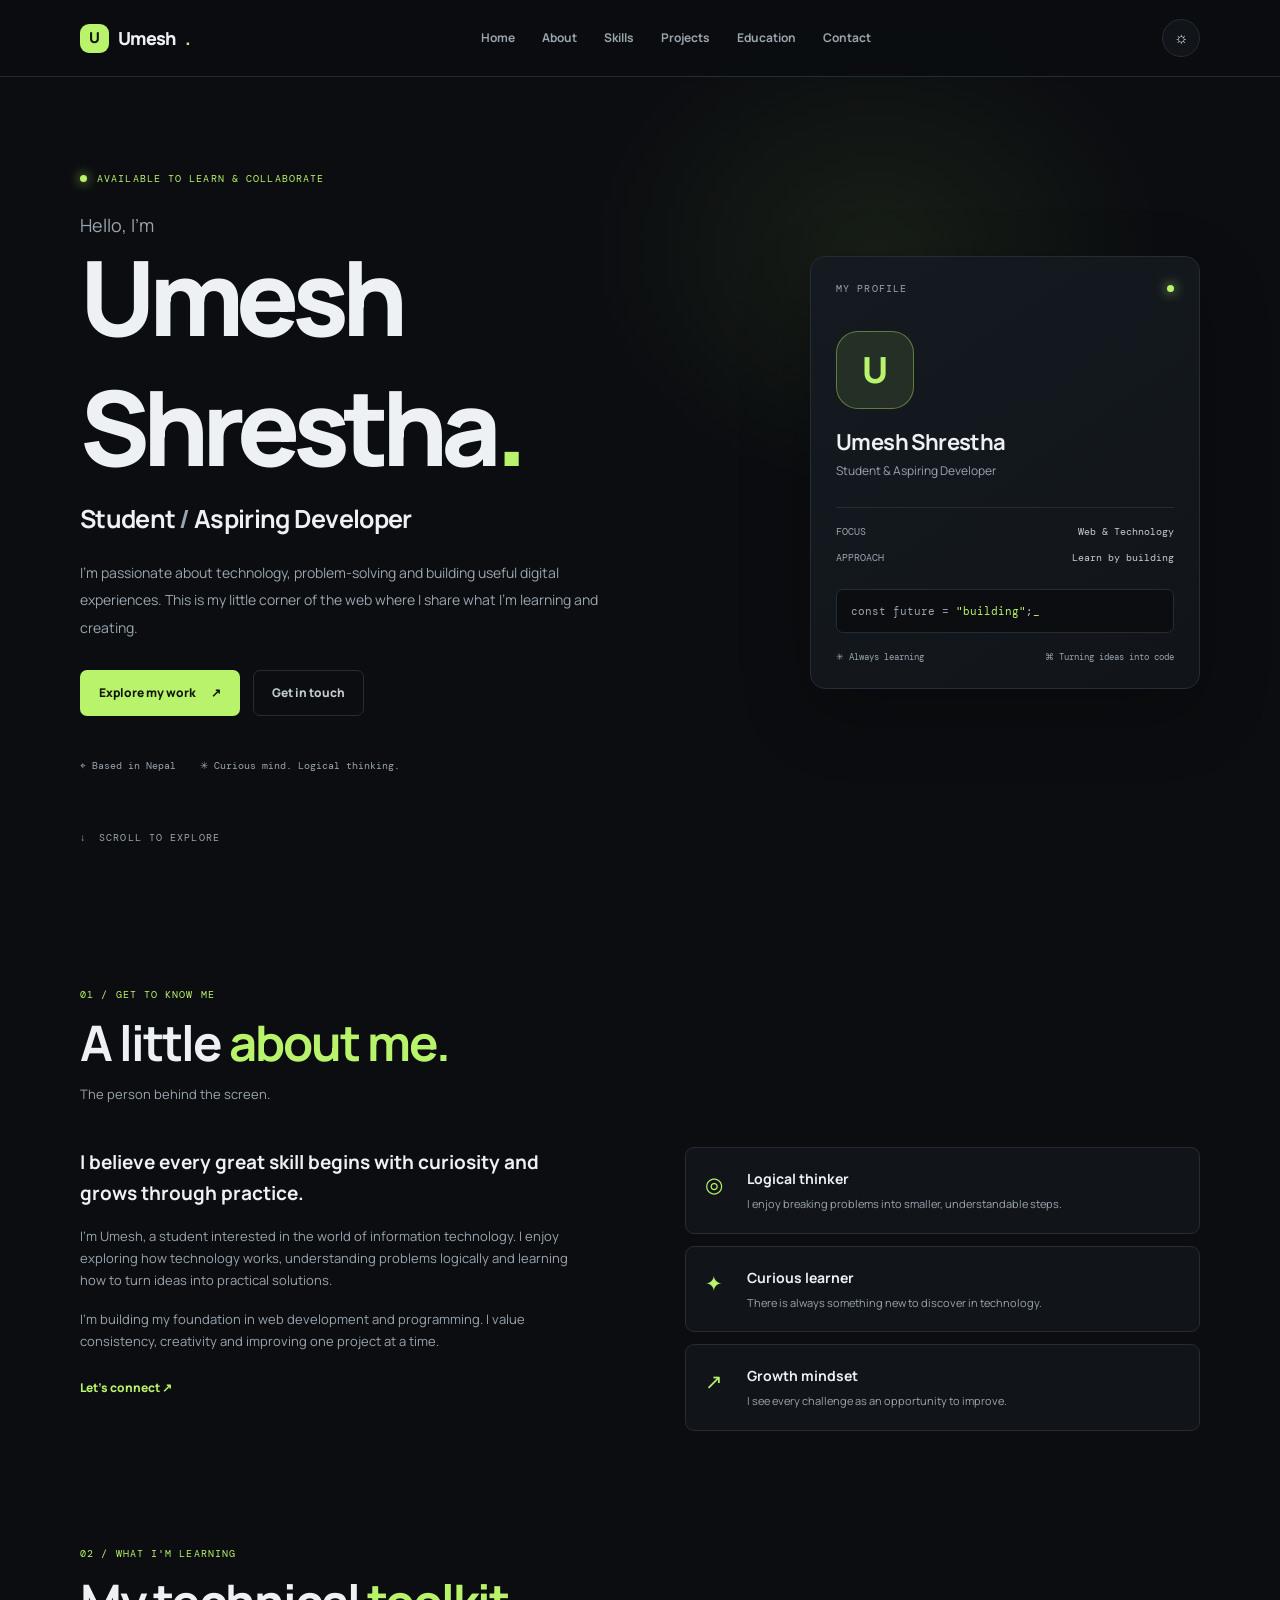
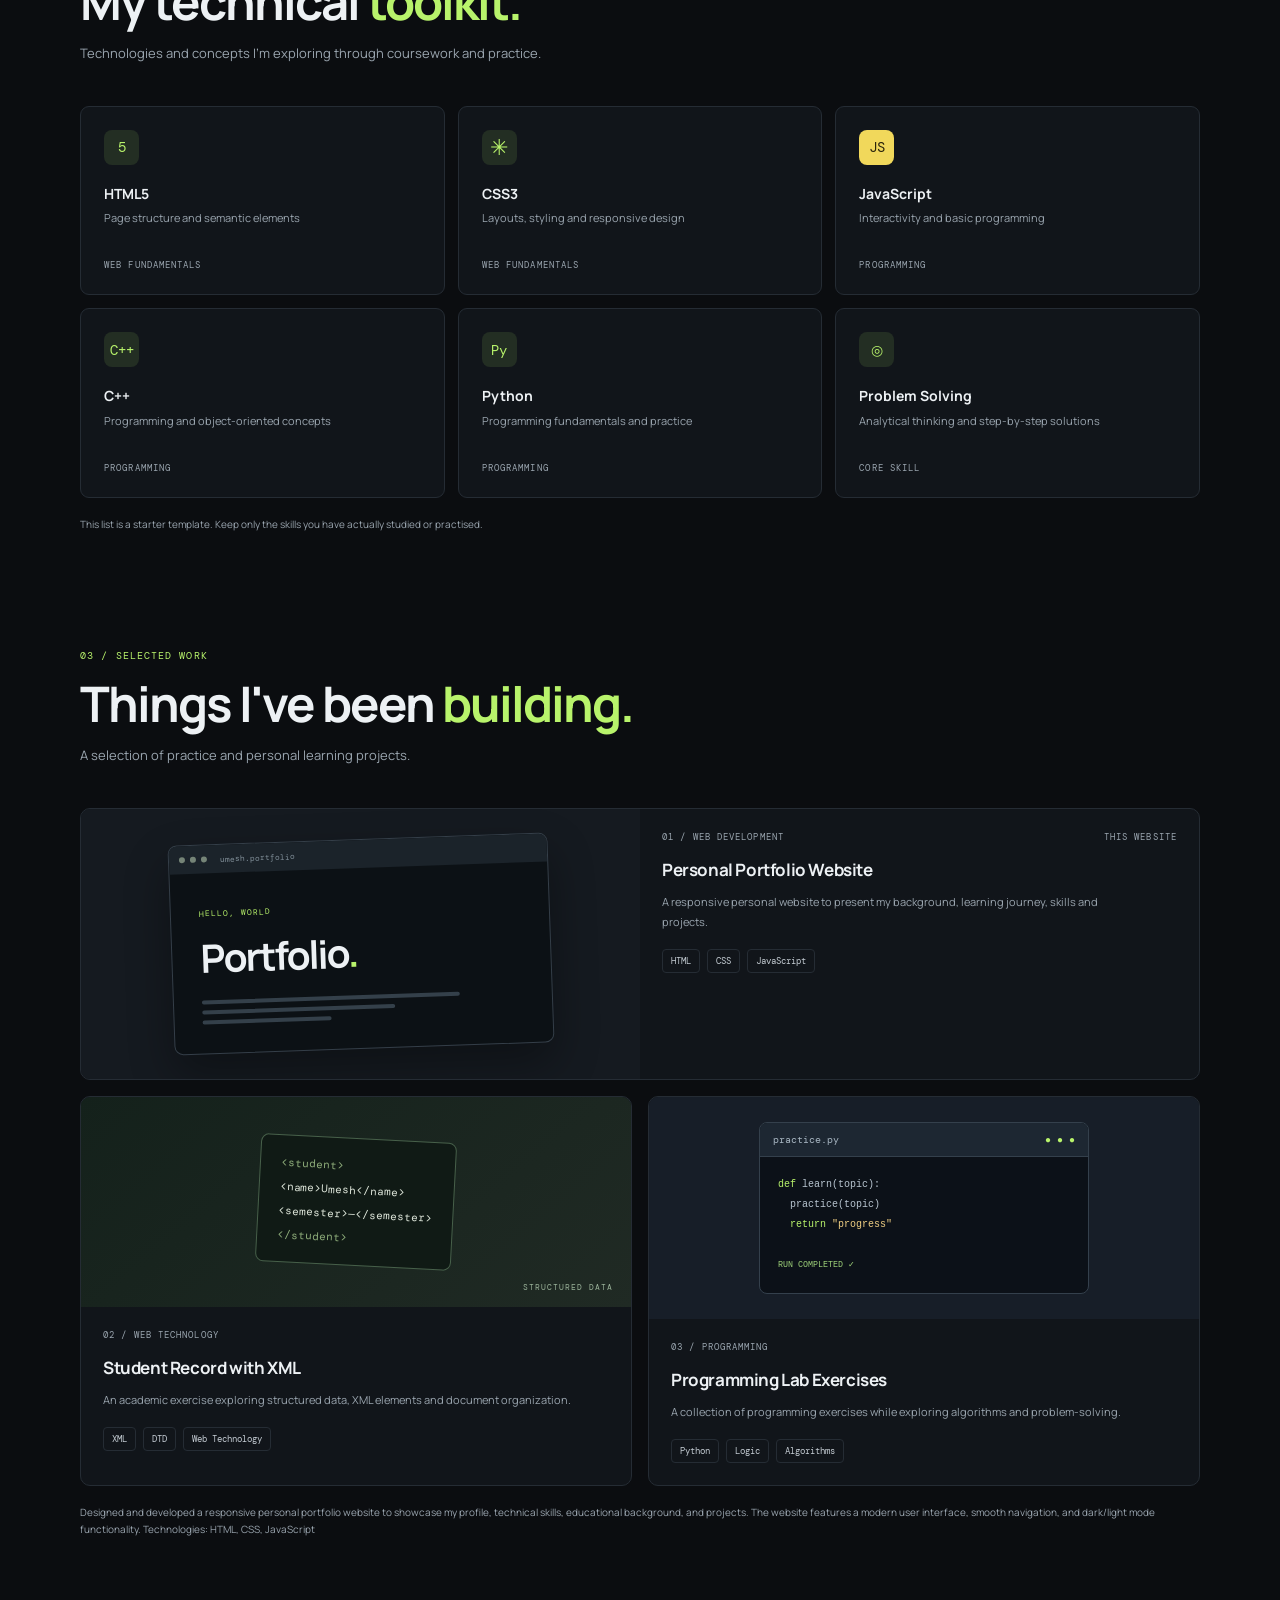
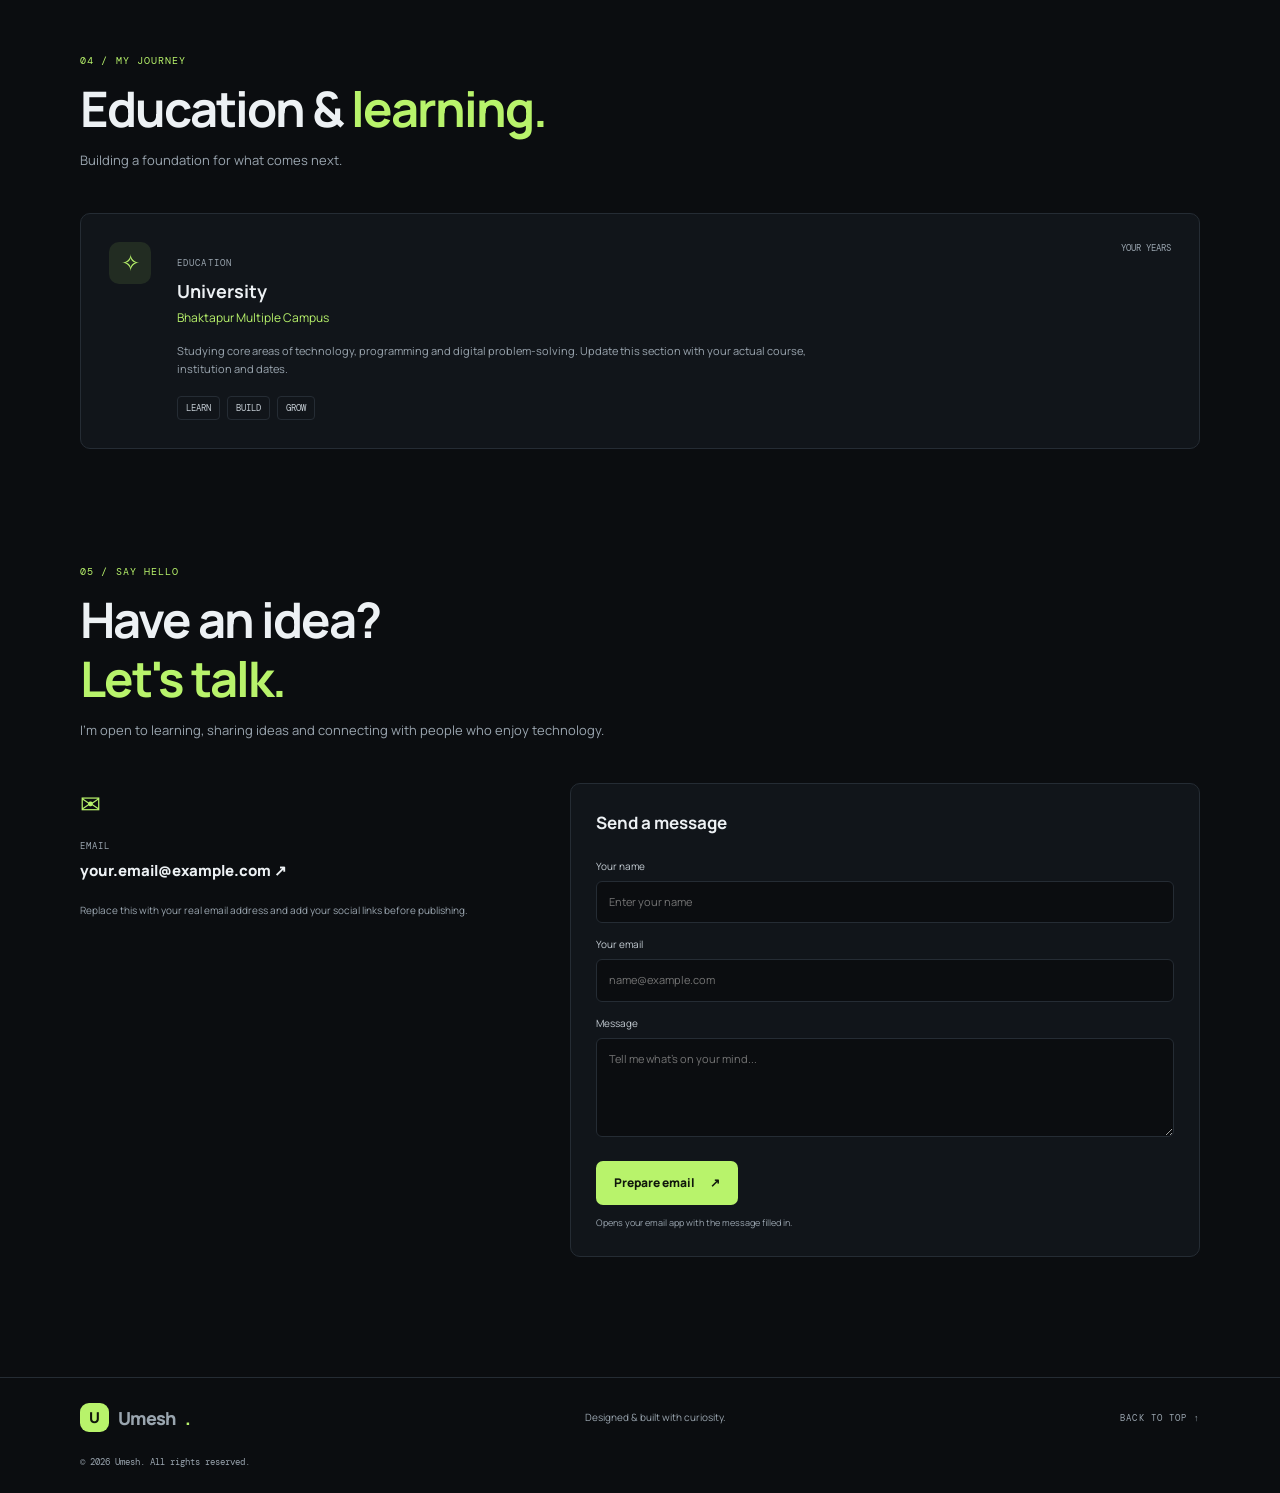
<file: index.html>
<!DOCTYPE html>
<html lang="en">
<head>
  <meta charset="UTF-8">
  <meta name="viewport" content="width=device-width, initial-scale=1.0">
  <meta name="description" content="Umesh's personal portfolio — student, creator and aspiring developer.">
  <title>Umesh | Personal Portfolio</title>
  <link rel="preconnect" href="https://fonts.googleapis.com">
  <link rel="preconnect" href="https://fonts.gstatic.com" crossorigin>
  <link href="https://fonts.googleapis.com/css2?family=DM+Mono:wght@400;500&family=Manrope:wght@400;500;600;700;800&display=swap" rel="stylesheet">
  <link rel="stylesheet" href="style.css">
  <script src="script.js" defer></script>
</head>
<body>
  <div class="page-glow"></div>
  <header class="site-header">
    <nav class="nav container" aria-label="Main navigation">
      <a class="brand" href="#home"><span class="brand-mark">U</span> Umesh<span class="brand-dot">.</span></a>
      <button class="menu-toggle" id="menuToggle" aria-label="Open navigation" aria-expanded="false">☰</button>
      <div class="nav-links" id="navLinks">
        <a href="#home">Home</a><a href="#about">About</a><a href="#skills">Skills</a>
        <a href="#projects">Projects</a><a href="#education">Education</a><a href="#contact">Contact</a>
      </div>
      <button class="theme-toggle" id="themeToggle" aria-label="Toggle color theme">☼</button>
    </nav>
  </header>

  <main>
    <section class="hero section container" id="home">
      <div class="hero-copy">
        <p class="eyebrow"><span class="status-dot"></span> AVAILABLE TO LEARN & COLLABORATE</p>
        <p class="hello">Hello, I'm</p>
        <h1>Umesh Shrestha<span class="accent">.</span></h1>
        <h2>Student <span class="muted">/</span> Aspiring Developer</h2>
        <p class="hero-description">I'm passionate about technology, problem-solving and building useful digital experiences. This is my little corner of the web where I share what I'm learning and creating.</p>
        <div class="hero-actions">
          <a class="button button-primary" href="#projects">Explore my work <span>↗</span></a>
          <a class="button button-quiet" href="#contact">Get in touch</a>
        </div>
        <div class="hero-meta"><span>⌖ Based in Nepal</span><span>✳ Curious mind. Logical thinking.</span></div>
      </div>
      <div class="profile-card">
        <div class="card-top"><span>MY PROFILE</span><span class="live-dot"></span></div>
        <div class="avatar">U</div>
        <h3>Umesh Shrestha</h3><p class="profile-role">Student & Aspiring Developer</p>
        <div class="profile-rule"></div>
        <div class="profile-detail"><span>FOCUS</span><strong>Web & Technology</strong></div>
        <div class="profile-detail"><span>APPROACH</span><strong>Learn by building</strong></div>
        <div class="code-note"><span class="code-muted">const future = </span><span class="code-green">"building"</span><span>;</span><i>_</i></div>
        <div class="profile-footer"><span>✳ Always learning</span><span>⌘ Turning ideas into code</span></div>
      </div>
      <a class="scroll-cue" href="#about">↓ <span>SCROLL TO EXPLORE</span></a>
    </section>

    <section class="section container" id="about">
      <div class="section-heading"><p class="eyebrow">01 / GET TO KNOW ME</p><h2>A little <span class="accent">about me.</span></h2><p class="section-subtitle">The person behind the screen.</p></div>
      <div class="about-grid">
        <div class="about-copy"><p class="lead">I believe every great skill begins with curiosity and grows through practice.</p>
          <p>I'm Umesh, a student interested in the world of information technology. I enjoy exploring how technology works, understanding problems logically and learning how to turn ideas into practical solutions.</p>
          <p>I'm building my foundation in web development and programming. I value consistency, creativity and improving one project at a time.</p>
          <a class="text-link" href="#contact">Let's connect ↗</a>
        </div>
        <div class="values">
          <article class="value-card"><span class="value-icon">◎</span><div><h3>Logical thinker</h3><p>I enjoy breaking problems into smaller, understandable steps.</p></div></article>
          <article class="value-card"><span class="value-icon">✦</span><div><h3>Curious learner</h3><p>There is always something new to discover in technology.</p></div></article>
          <article class="value-card"><span class="value-icon">↗</span><div><h3>Growth mindset</h3><p>I see every challenge as an opportunity to improve.</p></div></article>
        </div>
      </div>
    </section>

    <section class="section container" id="skills">
      <div class="section-heading"><p class="eyebrow">02 / WHAT I'M LEARNING</p><h2>My technical <span class="accent">toolkit.</span></h2><p class="section-subtitle">Technologies and concepts I'm exploring through coursework and practice.</p></div>
      <div class="skills-grid">
        <article class="skill-card"><span class="skill-symbol">5</span><h3>HTML5</h3><p>Page structure and semantic elements</p><span class="skill-type">WEB FUNDAMENTALS</span></article>
        <article class="skill-card"><span class="skill-symbol css-symbol">✳</span><h3>CSS3</h3><p>Layouts, styling and responsive design</p><span class="skill-type">WEB FUNDAMENTALS</span></article>
        <article class="skill-card"><span class="skill-symbol js-symbol">JS</span><h3>JavaScript</h3><p>Interactivity and basic programming</p><span class="skill-type">PROGRAMMING</span></article>
        <article class="skill-card"><span class="skill-symbol">C++</span><h3>C++</h3><p>Programming and object-oriented concepts</p><span class="skill-type">PROGRAMMING</span></article>
        <article class="skill-card"><span class="skill-symbol">Py</span><h3>Python</h3><p>Programming fundamentals and practice</p><span class="skill-type">PROGRAMMING</span></article>
        <article class="skill-card"><span class="skill-symbol">◎</span><h3>Problem Solving</h3><p>Analytical thinking and step-by-step solutions</p><span class="skill-type">CORE SKILL</span></article>
      </div>
      <p class="small-note">This list is a starter template. Keep only the skills you have actually studied or practised.</p>
    </section>

    <section class="section container" id="projects">
      <div class="section-heading"><p class="eyebrow">03 / SELECTED WORK</p><h2>Things I've been <span class="accent">building.</span></h2><p class="section-subtitle">A selection of practice and personal learning projects.</p></div>
      <div class="projects-grid">
        <article class="project-card project-feature">
          <div class="project-visual portfolio-visual"><div class="visual-window"><div class="window-bar"><i></i><i></i><i></i><span>umesh.portfolio</span></div><div class="visual-content"><span>HELLO, WORLD</span><strong>Portfolio<span class="accent">.</span></strong><div class="visual-lines"><i></i><i></i><i></i></div></div></div></div>
          <div class="project-info"><div class="project-kicker"><span>01 / WEB DEVELOPMENT</span><span>THIS WEBSITE</span></div><h3>Personal Portfolio Website</h3><p>A responsive personal website to present my background, learning journey, skills and projects.</p><div class="tags"><span>HTML</span><span>CSS</span><span>JavaScript</span></div></div>
        </article>
        <article class="project-card">
          <div class="project-visual data-visual"><div class="data-sheet"><span>&lt;student&gt;</span><b>&lt;name&gt;Umesh&lt;/name&gt;</b><b>&lt;semester&gt;—&lt;/semester&gt;</b><span>&lt;/student&gt;</span></div><span class="visual-label">STRUCTURED DATA</span></div>
          <div class="project-info"><div class="project-kicker"><span>02 / WEB TECHNOLOGY</span></div><h3>Student Record with XML</h3><p>An academic exercise exploring structured data, XML elements and document organization.</p><div class="tags"><span>XML</span><span>DTD</span><span>Web Technology</span></div></div>
        </article>
        <article class="project-card">
          <div class="project-visual code-visual"><div class="terminal"><div class="terminal-head">practice.py <span>● ● ●</span></div><code><em>def</em> learn(topic):<br>&nbsp;&nbsp;practice(topic)<br>&nbsp;&nbsp;<em>return</em> <b>"progress"</b><br><br><small>RUN COMPLETED ✓</small></code></div></div>
          <div class="project-info"><div class="project-kicker"><span>03 / PROGRAMMING</span></div><h3>Programming Lab Exercises</h3><p>A collection of programming exercises while exploring algorithms and problem-solving.</p><div class="tags"><span>Python</span><span>Logic</span><span>Algorithms</span></div></div>
        </article>
      </div>
      <p class="small-note">Designed and developed a responsive personal portfolio website to showcase my profile, technical skills, educational background, and projects. The website features a modern user interface, smooth navigation, and dark/light mode functionality.

Technologies: HTML, CSS, JavaScript</p>
    </section>

    <section class="section container" id="education">
      <div class="section-heading"><p class="eyebrow">04 / MY JOURNEY</p><h2>Education & <span class="accent">learning.</span></h2><p class="section-subtitle">Building a foundation for what comes next.</p></div>
      <article class="education-card"><div class="education-icon">✧</div><div><span class="skill-type">EDUCATION</span><h3>University</h3><p class="education-place">Bhaktapur Multiple Campus</p><p>Studying core areas of technology, programming and digital problem-solving. Update this section with your actual course, institution and dates.</p><div class="tags"><span>LEARN</span><span>BUILD</span><span>GROW</span></div></div><span class="education-date">YOUR YEARS</span></article>
    </section>

    <section class="section container contact-section" id="contact">
      <div class="section-heading"><p class="eyebrow">05 / SAY HELLO</p><h2>Have an idea?<br><span class="accent">Let's talk.</span></h2><p class="section-subtitle">I'm open to learning, sharing ideas and connecting with people who enjoy technology.</p></div>
      <div class="contact-grid">
        <div class="contact-copy"><div class="mail-icon">✉</div><span class="skill-type">EMAIL</span><a class="email-link" href="mailto:your.email@example.com">your.email@example.com ↗</a><p class="small-note">Replace this with your real email address and add your social links before publishing.</p></div>
        <form class="contact-form" id="contactForm"><h3>Send a message</h3>
          <label for="name">Your name</label><input id="name" name="name" type="text" placeholder="Enter your name" required>
          <label for="email">Your email</label><input id="email" name="email" type="email" placeholder="name@example.com" required>
          <label for="message">Message</label><textarea id="message" name="message" rows="4" placeholder="Tell me what's on your mind..." required></textarea>
          <button class="button button-primary" type="submit">Prepare email <span>↗</span></button><p class="form-note" id="formNote">Opens your email app with the message filled in.</p>
        </form>
      </div>
    </section>
  </main>

  <footer class="footer"><div class="container footer-inner"><a class="brand" href="#home"><span class="brand-mark">U</span> Umesh<span class="brand-dot">.</span></a><span>Designed & built with curiosity.</span><a href="#home">BACK TO TOP ↑</a></div><div class="container copyright">© <span id="year"></span> Umesh. All rights reserved.</div></footer>
</body>
</html>
</file>
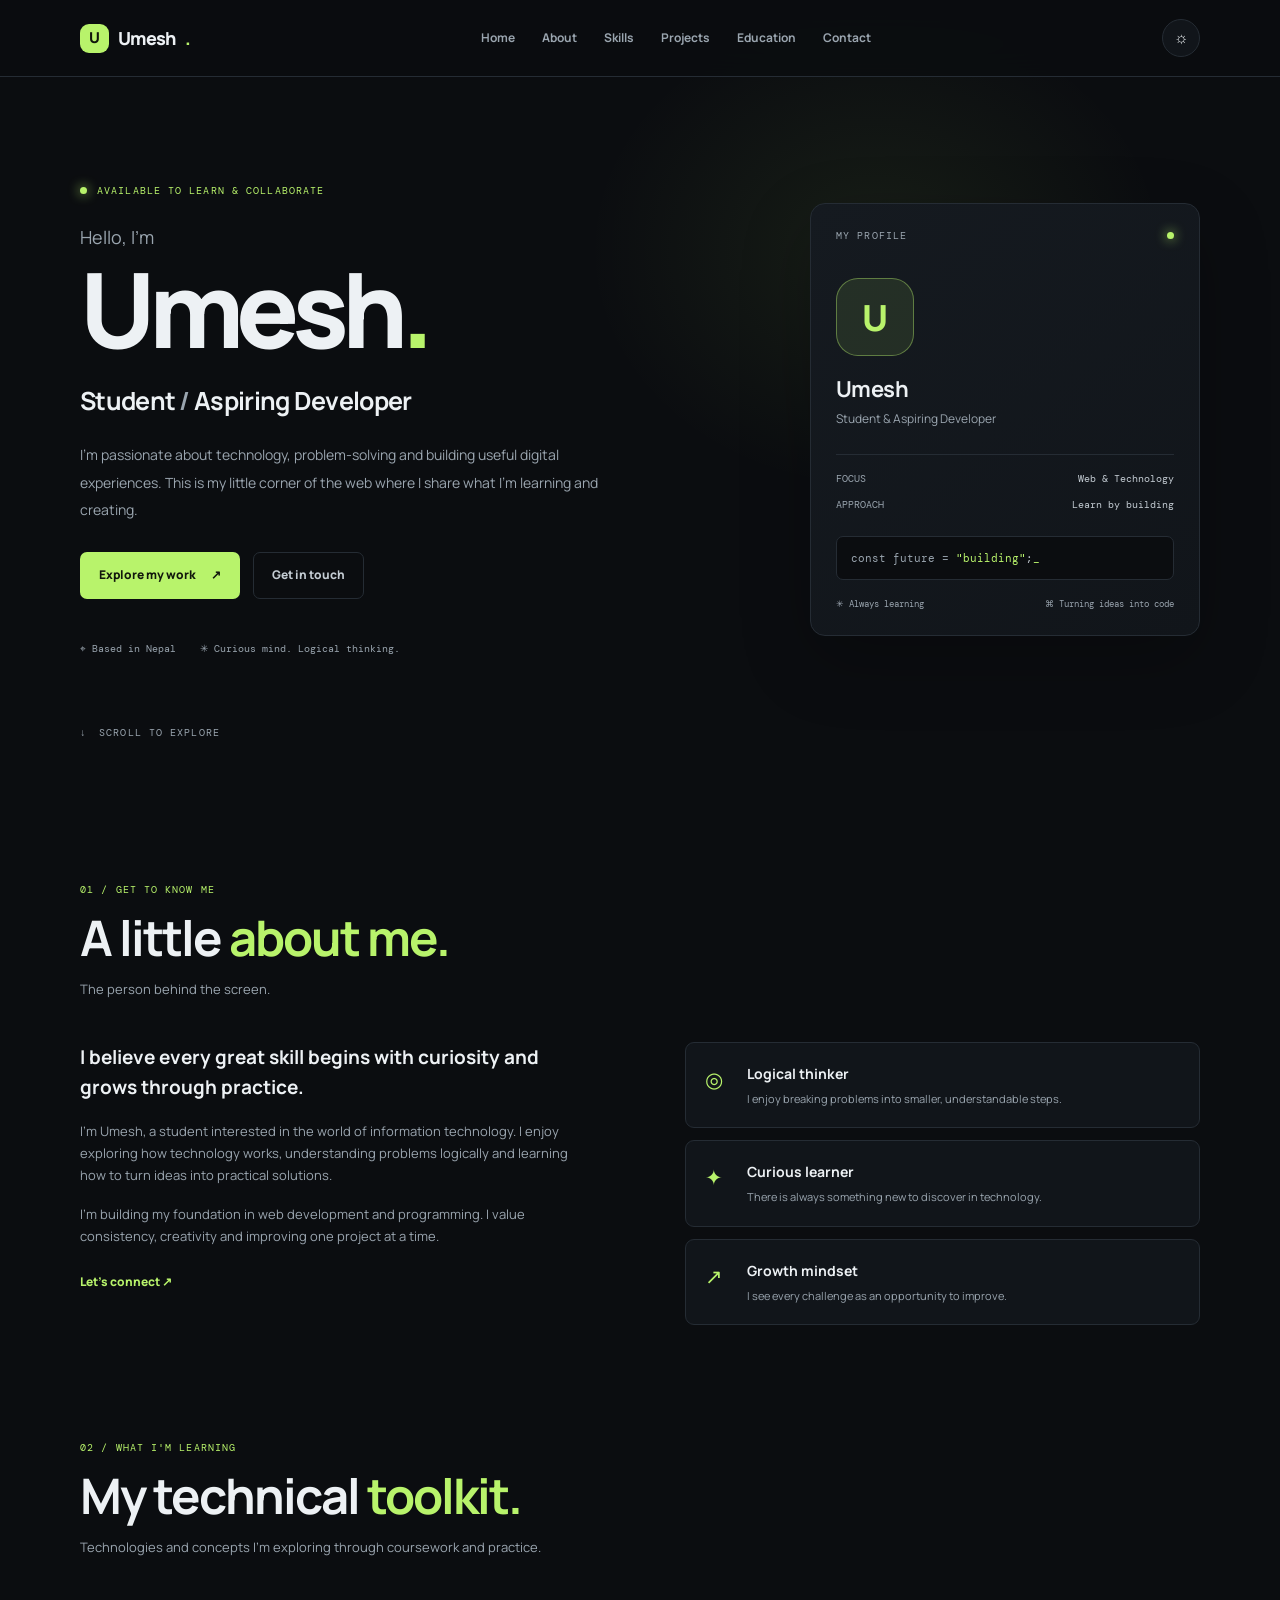
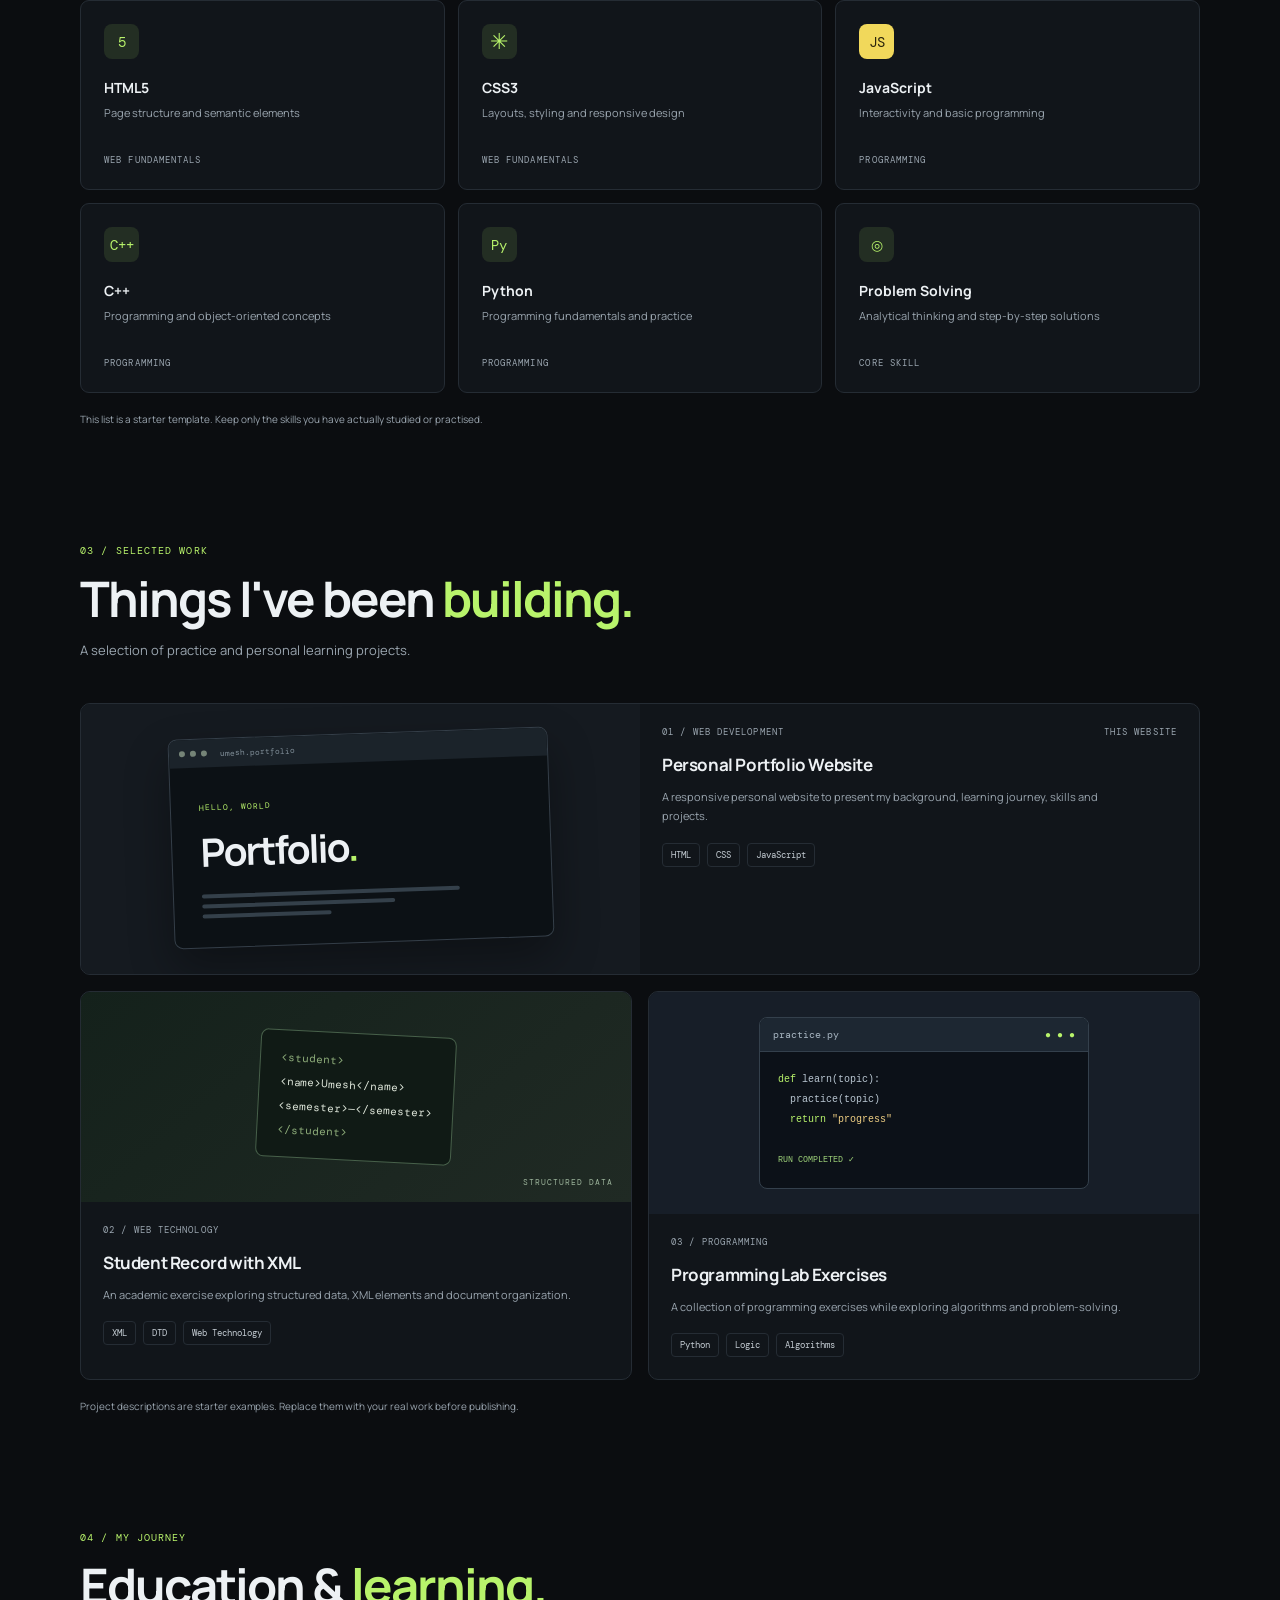
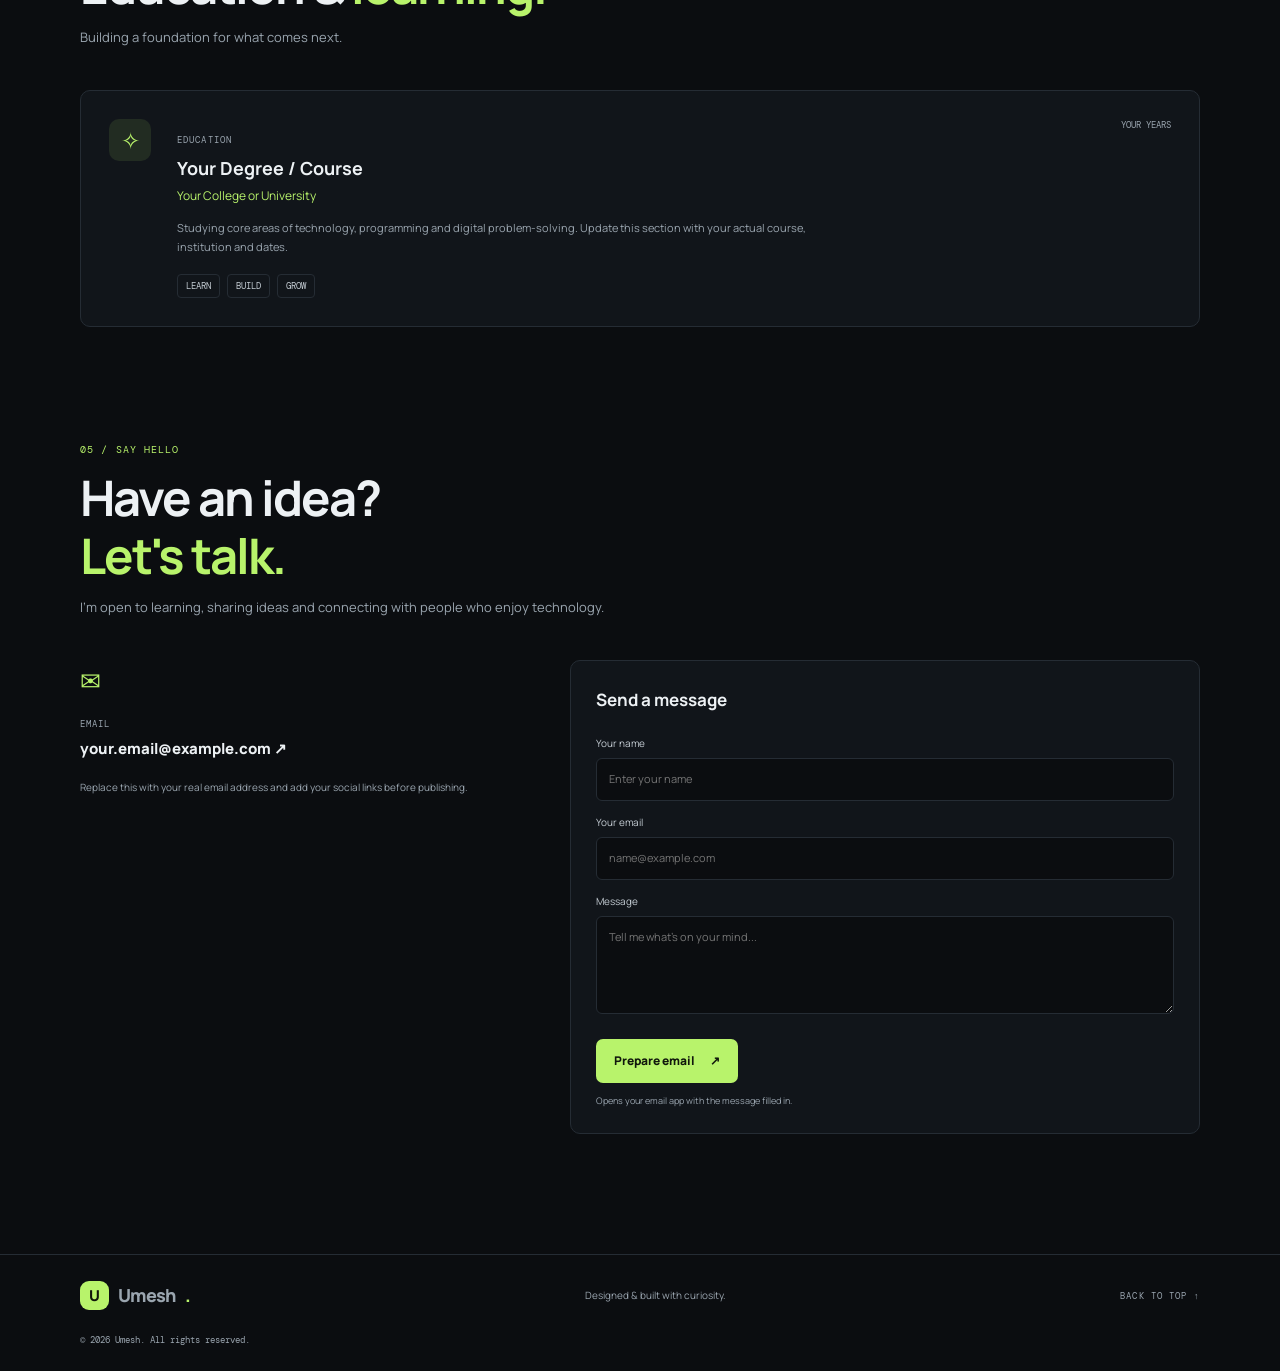
<file: umesh-portfolio/index.html>
<!DOCTYPE html>
<html lang="en">
<head>
  <meta charset="UTF-8">
  <meta name="viewport" content="width=device-width, initial-scale=1.0">
  <meta name="description" content="Umesh's personal portfolio — student, creator and aspiring developer.">
  <title>Umesh | Personal Portfolio</title>
  <link rel="preconnect" href="https://fonts.googleapis.com">
  <link rel="preconnect" href="https://fonts.gstatic.com" crossorigin>
  <link href="https://fonts.googleapis.com/css2?family=DM+Mono:wght@400;500&family=Manrope:wght@400;500;600;700;800&display=swap" rel="stylesheet">
  <link rel="stylesheet" href="style.css">
  <script src="script.js" defer></script>
</head>
<body>
  <div class="page-glow"></div>
  <header class="site-header">
    <nav class="nav container" aria-label="Main navigation">
      <a class="brand" href="#home"><span class="brand-mark">U</span> Umesh<span class="brand-dot">.</span></a>
      <button class="menu-toggle" id="menuToggle" aria-label="Open navigation" aria-expanded="false">☰</button>
      <div class="nav-links" id="navLinks">
        <a href="#home">Home</a><a href="#about">About</a><a href="#skills">Skills</a>
        <a href="#projects">Projects</a><a href="#education">Education</a><a href="#contact">Contact</a>
      </div>
      <button class="theme-toggle" id="themeToggle" aria-label="Toggle color theme">☼</button>
    </nav>
  </header>

  <main>
    <section class="hero section container" id="home">
      <div class="hero-copy">
        <p class="eyebrow"><span class="status-dot"></span> AVAILABLE TO LEARN & COLLABORATE</p>
        <p class="hello">Hello, I'm</p>
        <h1>Umesh<span class="accent">.</span></h1>
        <h2>Student <span class="muted">/</span> Aspiring Developer</h2>
        <p class="hero-description">I'm passionate about technology, problem-solving and building useful digital experiences. This is my little corner of the web where I share what I'm learning and creating.</p>
        <div class="hero-actions">
          <a class="button button-primary" href="#projects">Explore my work <span>↗</span></a>
          <a class="button button-quiet" href="#contact">Get in touch</a>
        </div>
        <div class="hero-meta"><span>⌖ Based in Nepal</span><span>✳ Curious mind. Logical thinking.</span></div>
      </div>
      <div class="profile-card">
        <div class="card-top"><span>MY PROFILE</span><span class="live-dot"></span></div>
        <div class="avatar">U</div>
        <h3>Umesh</h3><p class="profile-role">Student & Aspiring Developer</p>
        <div class="profile-rule"></div>
        <div class="profile-detail"><span>FOCUS</span><strong>Web & Technology</strong></div>
        <div class="profile-detail"><span>APPROACH</span><strong>Learn by building</strong></div>
        <div class="code-note"><span class="code-muted">const future = </span><span class="code-green">"building"</span><span>;</span><i>_</i></div>
        <div class="profile-footer"><span>✳ Always learning</span><span>⌘ Turning ideas into code</span></div>
      </div>
      <a class="scroll-cue" href="#about">↓ <span>SCROLL TO EXPLORE</span></a>
    </section>

    <section class="section container" id="about">
      <div class="section-heading"><p class="eyebrow">01 / GET TO KNOW ME</p><h2>A little <span class="accent">about me.</span></h2><p class="section-subtitle">The person behind the screen.</p></div>
      <div class="about-grid">
        <div class="about-copy"><p class="lead">I believe every great skill begins with curiosity and grows through practice.</p>
          <p>I'm Umesh, a student interested in the world of information technology. I enjoy exploring how technology works, understanding problems logically and learning how to turn ideas into practical solutions.</p>
          <p>I'm building my foundation in web development and programming. I value consistency, creativity and improving one project at a time.</p>
          <a class="text-link" href="#contact">Let's connect ↗</a>
        </div>
        <div class="values">
          <article class="value-card"><span class="value-icon">◎</span><div><h3>Logical thinker</h3><p>I enjoy breaking problems into smaller, understandable steps.</p></div></article>
          <article class="value-card"><span class="value-icon">✦</span><div><h3>Curious learner</h3><p>There is always something new to discover in technology.</p></div></article>
          <article class="value-card"><span class="value-icon">↗</span><div><h3>Growth mindset</h3><p>I see every challenge as an opportunity to improve.</p></div></article>
        </div>
      </div>
    </section>

    <section class="section container" id="skills">
      <div class="section-heading"><p class="eyebrow">02 / WHAT I'M LEARNING</p><h2>My technical <span class="accent">toolkit.</span></h2><p class="section-subtitle">Technologies and concepts I'm exploring through coursework and practice.</p></div>
      <div class="skills-grid">
        <article class="skill-card"><span class="skill-symbol">5</span><h3>HTML5</h3><p>Page structure and semantic elements</p><span class="skill-type">WEB FUNDAMENTALS</span></article>
        <article class="skill-card"><span class="skill-symbol css-symbol">✳</span><h3>CSS3</h3><p>Layouts, styling and responsive design</p><span class="skill-type">WEB FUNDAMENTALS</span></article>
        <article class="skill-card"><span class="skill-symbol js-symbol">JS</span><h3>JavaScript</h3><p>Interactivity and basic programming</p><span class="skill-type">PROGRAMMING</span></article>
        <article class="skill-card"><span class="skill-symbol">C++</span><h3>C++</h3><p>Programming and object-oriented concepts</p><span class="skill-type">PROGRAMMING</span></article>
        <article class="skill-card"><span class="skill-symbol">Py</span><h3>Python</h3><p>Programming fundamentals and practice</p><span class="skill-type">PROGRAMMING</span></article>
        <article class="skill-card"><span class="skill-symbol">◎</span><h3>Problem Solving</h3><p>Analytical thinking and step-by-step solutions</p><span class="skill-type">CORE SKILL</span></article>
      </div>
      <p class="small-note">This list is a starter template. Keep only the skills you have actually studied or practised.</p>
    </section>

    <section class="section container" id="projects">
      <div class="section-heading"><p class="eyebrow">03 / SELECTED WORK</p><h2>Things I've been <span class="accent">building.</span></h2><p class="section-subtitle">A selection of practice and personal learning projects.</p></div>
      <div class="projects-grid">
        <article class="project-card project-feature">
          <div class="project-visual portfolio-visual"><div class="visual-window"><div class="window-bar"><i></i><i></i><i></i><span>umesh.portfolio</span></div><div class="visual-content"><span>HELLO, WORLD</span><strong>Portfolio<span class="accent">.</span></strong><div class="visual-lines"><i></i><i></i><i></i></div></div></div></div>
          <div class="project-info"><div class="project-kicker"><span>01 / WEB DEVELOPMENT</span><span>THIS WEBSITE</span></div><h3>Personal Portfolio Website</h3><p>A responsive personal website to present my background, learning journey, skills and projects.</p><div class="tags"><span>HTML</span><span>CSS</span><span>JavaScript</span></div></div>
        </article>
        <article class="project-card">
          <div class="project-visual data-visual"><div class="data-sheet"><span>&lt;student&gt;</span><b>&lt;name&gt;Umesh&lt;/name&gt;</b><b>&lt;semester&gt;—&lt;/semester&gt;</b><span>&lt;/student&gt;</span></div><span class="visual-label">STRUCTURED DATA</span></div>
          <div class="project-info"><div class="project-kicker"><span>02 / WEB TECHNOLOGY</span></div><h3>Student Record with XML</h3><p>An academic exercise exploring structured data, XML elements and document organization.</p><div class="tags"><span>XML</span><span>DTD</span><span>Web Technology</span></div></div>
        </article>
        <article class="project-card">
          <div class="project-visual code-visual"><div class="terminal"><div class="terminal-head">practice.py <span>● ● ●</span></div><code><em>def</em> learn(topic):<br>&nbsp;&nbsp;practice(topic)<br>&nbsp;&nbsp;<em>return</em> <b>"progress"</b><br><br><small>RUN COMPLETED ✓</small></code></div></div>
          <div class="project-info"><div class="project-kicker"><span>03 / PROGRAMMING</span></div><h3>Programming Lab Exercises</h3><p>A collection of programming exercises while exploring algorithms and problem-solving.</p><div class="tags"><span>Python</span><span>Logic</span><span>Algorithms</span></div></div>
        </article>
      </div>
      <p class="small-note">Project descriptions are starter examples. Replace them with your real work before publishing.</p>
    </section>

    <section class="section container" id="education">
      <div class="section-heading"><p class="eyebrow">04 / MY JOURNEY</p><h2>Education & <span class="accent">learning.</span></h2><p class="section-subtitle">Building a foundation for what comes next.</p></div>
      <article class="education-card"><div class="education-icon">✧</div><div><span class="skill-type">EDUCATION</span><h3>Your Degree / Course</h3><p class="education-place">Your College or University</p><p>Studying core areas of technology, programming and digital problem-solving. Update this section with your actual course, institution and dates.</p><div class="tags"><span>LEARN</span><span>BUILD</span><span>GROW</span></div></div><span class="education-date">YOUR YEARS</span></article>
    </section>

    <section class="section container contact-section" id="contact">
      <div class="section-heading"><p class="eyebrow">05 / SAY HELLO</p><h2>Have an idea?<br><span class="accent">Let's talk.</span></h2><p class="section-subtitle">I'm open to learning, sharing ideas and connecting with people who enjoy technology.</p></div>
      <div class="contact-grid">
        <div class="contact-copy"><div class="mail-icon">✉</div><span class="skill-type">EMAIL</span><a class="email-link" href="mailto:your.email@example.com">your.email@example.com ↗</a><p class="small-note">Replace this with your real email address and add your social links before publishing.</p></div>
        <form class="contact-form" id="contactForm"><h3>Send a message</h3>
          <label for="name">Your name</label><input id="name" name="name" type="text" placeholder="Enter your name" required>
          <label for="email">Your email</label><input id="email" name="email" type="email" placeholder="name@example.com" required>
          <label for="message">Message</label><textarea id="message" name="message" rows="4" placeholder="Tell me what's on your mind..." required></textarea>
          <button class="button button-primary" type="submit">Prepare email <span>↗</span></button><p class="form-note" id="formNote">Opens your email app with the message filled in.</p>
        </form>
      </div>
    </section>
  </main>

  <footer class="footer"><div class="container footer-inner"><a class="brand" href="#home"><span class="brand-mark">U</span> Umesh<span class="brand-dot">.</span></a><span>Designed & built with curiosity.</span><a href="#home">BACK TO TOP ↑</a></div><div class="container copyright">© <span id="year"></span> Umesh. All rights reserved.</div></footer>
</body>
</html>
</file>
<file: style.css>
:root {
  --bg:#0b0d10; --surface:#11151a; --surface-2:#151a20; --line:#252c34;
  --text:#edf1f4; --muted:#9aa5af; --soft:#c4ccd3; --accent:#b8f36b;
  --accent-2:#d8ff9f; --shadow:0 24px 70px rgba(0,0,0,.24);
}
[data-theme="light"] {
  --bg:#f5f7f3; --surface:#fff; --surface-2:#edf1e9; --line:#dce3d7;
  --text:#182018; --muted:#667166; --soft:#3f4b40; --accent:#5b8d23;
  --accent-2:#416b13; --shadow:0 24px 70px rgba(30,50,20,.08);
}
*{box-sizing:border-box;margin:0;padding:0}
html{scroll-behavior:smooth;scroll-padding-top:90px}
body{background:var(--bg);color:var(--text);font-family:"Manrope",sans-serif;line-height:1.7;overflow-x:hidden;transition:background .25s,color .25s}
a{color:inherit;text-decoration:none}
button,input,textarea{font:inherit}
.container{width:min(1120px,calc(100% - 48px));margin-inline:auto}
.page-glow{position:absolute;z-index:-1;top:0;left:45%;width:600px;height:500px;background:radial-gradient(ellipse,rgba(184,243,107,.075),transparent 68%);pointer-events:none}
.site-header{position:sticky;top:0;z-index:20;background:color-mix(in srgb,var(--bg) 86%,transparent);backdrop-filter:blur(16px);border-bottom:1px solid var(--line)}
.nav{height:76px;display:flex;align-items:center;justify-content:space-between;gap:24px}
.brand{font-size:18px;font-weight:800;letter-spacing:-.7px;display:flex;align-items:center;gap:9px}
.brand-mark{width:29px;height:29px;border-radius:9px;background:var(--accent);color:#10150b;display:grid;place-items:center;font-size:15px}
.brand-dot,.accent{color:var(--accent)}
.nav-links{display:flex;gap:27px;color:var(--muted);font-size:12px;font-weight:700}
.nav-links a:hover,.text-link:hover{color:var(--accent)}
.theme-toggle,.menu-toggle{border:1px solid var(--line);background:var(--surface);color:var(--text);width:38px;height:38px;border-radius:50%;cursor:pointer}
.menu-toggle{display:none;border-radius:10px}
.section{padding-top:116px}
.hero{min-height:690px;display:grid;grid-template-columns:1.15fr .85fr;align-items:center;gap:80px;position:relative;padding-top:95px;padding-bottom:100px}
.eyebrow,.skill-type,.project-kicker,.card-top,.scroll-cue,.footer-inner>a:last-child{font:10px "DM Mono",monospace;letter-spacing:1.1px;color:var(--muted)}
.eyebrow{display:flex;align-items:center;gap:10px;color:var(--accent);margin-bottom:25px}
.status-dot,.live-dot{width:7px;height:7px;border-radius:50%;background:var(--accent);display:inline-block;box-shadow:0 0 12px var(--accent)}
.hello{font-size:18px;color:var(--muted);margin-bottom:-10px}
.hero h1{font-size:clamp(64px,9vw,104px);letter-spacing:-7px;line-height:1.25;font-weight:800}
.hero h2{font-size:clamp(19px,2.4vw,25px);letter-spacing:-.7px;margin:7px 0 19px}
.muted{color:var(--muted)}
.hero-description{max-width:530px;color:var(--muted);font-size:14px;line-height:1.95}
.hero-actions{display:flex;align-items:center;gap:13px;margin-top:29px}
.button{display:inline-flex;align-items:center;justify-content:center;gap:15px;padding:12px 18px;border-radius:7px;font-size:12px;font-weight:800;cursor:pointer;border:1px solid transparent;transition:transform .2s,background .2s}
.button:hover{transform:translateY(-2px)}
.button-primary{background:var(--accent);color:#11170c}
.button-primary:hover{background:var(--accent-2)}
.button-quiet{border-color:var(--line);color:var(--soft)}
.hero-meta{display:flex;gap:24px;flex-wrap:wrap;margin-top:43px;color:var(--muted);font:10px "DM Mono",monospace}
.profile-card{max-width:390px;width:100%;justify-self:end;background:linear-gradient(145deg,var(--surface-2),var(--surface));border:1px solid var(--line);border-radius:15px;padding:25px;box-shadow:var(--shadow);position:relative}
.card-top{display:flex;justify-content:space-between;align-items:center}
.avatar{width:78px;height:78px;border:1px solid rgba(184,243,107,.4);background:rgba(184,243,107,.1);color:var(--accent);border-radius:22px;display:grid;place-items:center;font-size:36px;font-weight:800;margin:36px 0 15px}
.profile-card h3{font-size:22px;letter-spacing:-.6px}
.profile-role{font-size:12px;color:var(--muted)}
.profile-rule{height:1px;background:var(--line);margin:25px 0 17px}
.profile-detail{display:flex;justify-content:space-between;margin:13px 0;font:10px "DM Mono",monospace}
.profile-detail span{color:var(--muted)}.profile-detail strong{font-weight:400;color:var(--soft)}
.code-note{background:var(--bg);border:1px solid var(--line);border-radius:7px;padding:14px;margin-top:25px;font:11px "DM Mono",monospace;color:var(--soft)}
.code-muted{color:var(--muted)}.code-green{color:var(--accent)}.code-note i{color:var(--accent);font-style:normal}
.profile-footer{display:flex;justify-content:space-between;gap:8px;flex-wrap:wrap;margin-top:18px;color:var(--muted);font:9px "DM Mono",monospace}
.scroll-cue{position:absolute;bottom:28px;left:0;display:flex;align-items:center;gap:12px}
.section-heading{margin-bottom:42px}
.section-heading h2{font-size:clamp(34px,5vw,49px);line-height:1.2;letter-spacing:-2px;margin:8px 0 10px}
.section-heading .eyebrow{margin-bottom:13px}
.section-subtitle{color:var(--muted);font-size:13px}
.about-grid{display:grid;grid-template-columns:1fr 1fr;gap:90px}
.about-copy p{color:var(--muted);font-size:13px;margin-bottom:17px;max-width:520px}
.about-copy .lead{font-size:19px;color:var(--text);font-weight:700;line-height:1.6}
.text-link{display:inline-block;color:var(--accent);font-size:12px;font-weight:800;margin-top:8px}
.values{display:grid;gap:12px}
.value-card{display:flex;gap:17px;align-items:flex-start;padding:19px;border:1px solid var(--line);border-radius:9px;background:var(--surface)}
.value-icon{color:var(--accent);font-size:21px;width:25px}
.value-card h3,.skill-card h3{font-size:14px;margin-bottom:4px}
.value-card p,.skill-card p{font-size:11px;color:var(--muted)}
.skills-grid{display:grid;grid-template-columns:repeat(3,1fr);gap:13px}
.skill-card{padding:23px;border:1px solid var(--line);border-radius:9px;background:var(--surface);min-height:185px;transition:transform .2s,border-color .2s}
.skill-card:hover,.project-card:hover{transform:translateY(-4px);border-color:color-mix(in srgb,var(--accent) 45%,var(--line))}
.skill-symbol{width:35px;height:35px;display:grid;place-items:center;border-radius:8px;background:rgba(184,243,107,.11);color:var(--accent);font:14px "DM Mono",monospace;margin-bottom:17px}
.css-symbol{font-size:22px}.js-symbol{background:#f1d85b;color:#29230b}
.skill-card h3{font-size:14px}.skill-card p{min-height:35px}
.skill-type{display:block;font-size:9px;margin-top:15px}
.small-note{font-size:10px;color:var(--muted);margin-top:18px}
.projects-grid{display:grid;grid-template-columns:1fr 1fr;gap:16px}
.project-card{background:var(--surface);border:1px solid var(--line);border-radius:10px;overflow:hidden;transition:transform .2s,border-color .2s}
.project-feature{grid-column:span 2;display:grid;grid-template-columns:1fr 1fr}
.project-visual{min-height:210px;display:grid;place-items:center;background:var(--surface-2);padding:25px;overflow:hidden}
.project-feature .project-visual{min-height:270px}
.visual-window{width:90%;max-width:380px;border:1px solid #343e48;background:#0c1115;border-radius:9px;overflow:hidden;transform:rotate(-2deg);box-shadow:0 20px 45px #0005}
.window-bar{height:28px;background:#1b232a;display:flex;align-items:center;gap:5px;padding:0 10px;color:#82909a;font:8px "DM Mono",monospace}
.window-bar i{width:6px;height:6px;border-radius:50%;background:#758477}.window-bar span{margin-left:8px}
.visual-content{padding:24px 28px 29px;color:#edf1f4}
.visual-content>span{font:8px "DM Mono",monospace;color:#b8f36b;letter-spacing:1px}
.visual-content strong{display:block;font-size:39px;letter-spacing:-2px}
.visual-lines{display:grid;gap:6px;margin-top:10px}.visual-lines i{height:4px;background:#34404a;border-radius:3px;width:80%}.visual-lines i:nth-child(2){width:60%}.visual-lines i:nth-child(3){width:40%}
.data-visual{background:linear-gradient(140deg,#14211b,#202a24);color:#b8f36b;position:relative}
.data-sheet{display:grid;gap:10px;padding:20px;border:1px solid #47604a;border-radius:8px;background:#101a15;font:11px "DM Mono",monospace;transform:rotate(3deg)}
.data-sheet b{font-weight:400;color:#e0e8dc}.data-sheet span{color:#8fae7b}
.visual-label{position:absolute;bottom:15px;right:18px;font:8px "DM Mono",monospace;color:#9bb39a;letter-spacing:1px}
.code-visual{background:#171e28}
.terminal{width:100%;max-width:330px;background:#0c1118;border:1px solid #34404c;border-radius:8px;overflow:hidden;color:#b8c5d0;font:10px "DM Mono",monospace}
.terminal-head{padding:10px 13px;background:#1d2732;color:#a8b6c2;border-bottom:1px solid #34404c}.terminal-head span{float:right;color:#b8f36b}
.terminal code{display:block;padding:18px;line-height:2}.terminal em{color:#b8f36b;font-style:normal}.terminal b{color:#f0cf83;font-weight:400}.terminal small{color:#9ccf78}
.project-info{padding:22px}
.project-kicker{display:flex;justify-content:space-between;gap:10px;font-size:9px}
.project-info h3{font-size:17px;margin:13px 0 7px;letter-spacing:-.4px}
.project-info p{color:var(--muted);font-size:11px;line-height:1.8;max-width:480px}
.tags{display:flex;gap:7px;flex-wrap:wrap;margin-top:17px}
.tags span{font:9px "DM Mono",monospace;color:var(--soft);border:1px solid var(--line);padding:5px 8px;border-radius:4px}
.education-card{border:1px solid var(--line);background:var(--surface);border-radius:10px;padding:28px;display:grid;grid-template-columns:48px 1fr auto;gap:20px;align-items:start}
.education-icon{width:42px;height:42px;display:grid;place-items:center;border-radius:10px;background:rgba(184,243,107,.1);color:var(--accent);font-size:23px}
.education-card h3{font-size:18px;margin:7px 0 2px}
.education-place{font-size:12px;color:var(--accent);margin-bottom:13px}
.education-card p:not(.education-place){font-size:11px;color:var(--muted);max-width:650px}
.education-date{font:9px "DM Mono",monospace;color:var(--muted)}
.contact-section{padding-bottom:120px}
.contact-grid{display:grid;grid-template-columns:.8fr 1.2fr;gap:70px}
.mail-icon{font-size:25px;color:var(--accent);margin-bottom:15px}
.email-link{display:block;font-size:15px;font-weight:800;margin-top:6px}
.contact-form{background:var(--surface);border:1px solid var(--line);border-radius:10px;padding:25px}
.contact-form h3{font-size:17px;margin-bottom:20px}
.contact-form label{display:block;font-size:10px;color:var(--soft);margin:13px 0 6px}
.contact-form input,.contact-form textarea{width:100%;background:var(--bg);border:1px solid var(--line);border-radius:6px;padding:11px 12px;color:var(--text);font-size:11px;outline:none;resize:vertical}
.contact-form input:focus,.contact-form textarea:focus{border-color:var(--accent)}
.contact-form button{margin-top:16px;border:0}
.form-note{font-size:9px;color:var(--muted);margin-top:10px}
.footer{border-top:1px solid var(--line);padding:25px 0;color:var(--muted)}
.footer-inner{display:flex;justify-content:space-between;align-items:center;gap:15px}
.footer-inner>span{font-size:10px}.footer-inner>a:last-child{font-size:9px}
.copyright{font:9px "DM Mono",monospace;margin-top:23px}
@media(max-width:800px){
 .nav-links{gap:14px;font-size:10px}.hero{gap:35px}.about-grid{gap:35px}
 .skills-grid{grid-template-columns:repeat(2,1fr)}
}
@media(max-width:640px){
 .container{width:min(100% - 34px,520px)}.nav{height:66px}.menu-toggle{display:block;margin-left:auto}
 .nav-links{display:none;position:absolute;top:65px;left:0;right:0;padding:18px 24px 22px;background:var(--surface);border-bottom:1px solid var(--line);flex-direction:column;gap:15px}
 .nav-links.open{display:flex}.theme-toggle{width:36px;height:36px}
 .hero{grid-template-columns:1fr;min-height:auto;padding-top:76px;padding-bottom:90px;gap:48px}
 .hero h1{font-size:76px}.profile-card{justify-self:start;max-width:100%}.scroll-cue{bottom:25px}
 .section{padding-top:82px}.about-grid,.contact-grid{grid-template-columns:1fr;gap:30px}
 .skills-grid{gap:9px}.skill-card{padding:16px;min-height:175px}
 .projects-grid{grid-template-columns:1fr}.project-feature{grid-column:auto;grid-template-columns:1fr}
 .project-feature .project-visual{min-height:220px}.education-card{grid-template-columns:42px 1fr}.education-date{grid-column:2}
 .contact-section{padding-bottom:85px}.footer-inner{flex-wrap:wrap}.footer-inner>span{order:3;width:100%}
}
@media(prefers-reduced-motion:reduce){html{scroll-behavior:auto}*,*::before,*::after{transition:none!important}}
</file>
<file: umesh-portfolio/style.css>
:root {
  --bg:#0b0d10; --surface:#11151a; --surface-2:#151a20; --line:#252c34;
  --text:#edf1f4; --muted:#9aa5af; --soft:#c4ccd3; --accent:#b8f36b;
  --accent-2:#d8ff9f; --shadow:0 24px 70px rgba(0,0,0,.24);
}
[data-theme="light"] {
  --bg:#f5f7f3; --surface:#fff; --surface-2:#edf1e9; --line:#dce3d7;
  --text:#182018; --muted:#667166; --soft:#3f4b40; --accent:#5b8d23;
  --accent-2:#416b13; --shadow:0 24px 70px rgba(30,50,20,.08);
}
*{box-sizing:border-box;margin:0;padding:0}
html{scroll-behavior:smooth;scroll-padding-top:90px}
body{background:var(--bg);color:var(--text);font-family:"Manrope",sans-serif;line-height:1.7;overflow-x:hidden;transition:background .25s,color .25s}
a{color:inherit;text-decoration:none}
button,input,textarea{font:inherit}
.container{width:min(1120px,calc(100% - 48px));margin-inline:auto}
.page-glow{position:absolute;z-index:-1;top:0;left:45%;width:600px;height:500px;background:radial-gradient(ellipse,rgba(184,243,107,.075),transparent 68%);pointer-events:none}
.site-header{position:sticky;top:0;z-index:20;background:color-mix(in srgb,var(--bg) 86%,transparent);backdrop-filter:blur(16px);border-bottom:1px solid var(--line)}
.nav{height:76px;display:flex;align-items:center;justify-content:space-between;gap:24px}
.brand{font-size:18px;font-weight:800;letter-spacing:-.7px;display:flex;align-items:center;gap:9px}
.brand-mark{width:29px;height:29px;border-radius:9px;background:var(--accent);color:#10150b;display:grid;place-items:center;font-size:15px}
.brand-dot,.accent{color:var(--accent)}
.nav-links{display:flex;gap:27px;color:var(--muted);font-size:12px;font-weight:700}
.nav-links a:hover,.text-link:hover{color:var(--accent)}
.theme-toggle,.menu-toggle{border:1px solid var(--line);background:var(--surface);color:var(--text);width:38px;height:38px;border-radius:50%;cursor:pointer}
.menu-toggle{display:none;border-radius:10px}
.section{padding-top:116px}
.hero{min-height:690px;display:grid;grid-template-columns:1.15fr .85fr;align-items:center;gap:80px;position:relative;padding-top:95px;padding-bottom:100px}
.eyebrow,.skill-type,.project-kicker,.card-top,.scroll-cue,.footer-inner>a:last-child{font:10px "DM Mono",monospace;letter-spacing:1.1px;color:var(--muted)}
.eyebrow{display:flex;align-items:center;gap:10px;color:var(--accent);margin-bottom:25px}
.status-dot,.live-dot{width:7px;height:7px;border-radius:50%;background:var(--accent);display:inline-block;box-shadow:0 0 12px var(--accent)}
.hello{font-size:18px;color:var(--muted);margin-bottom:-10px}
.hero h1{font-size:clamp(64px,9vw,104px);letter-spacing:-7px;line-height:1.25;font-weight:800}
.hero h2{font-size:clamp(19px,2.4vw,25px);letter-spacing:-.7px;margin:7px 0 19px}
.muted{color:var(--muted)}
.hero-description{max-width:530px;color:var(--muted);font-size:14px;line-height:1.95}
.hero-actions{display:flex;align-items:center;gap:13px;margin-top:29px}
.button{display:inline-flex;align-items:center;justify-content:center;gap:15px;padding:12px 18px;border-radius:7px;font-size:12px;font-weight:800;cursor:pointer;border:1px solid transparent;transition:transform .2s,background .2s}
.button:hover{transform:translateY(-2px)}
.button-primary{background:var(--accent);color:#11170c}
.button-primary:hover{background:var(--accent-2)}
.button-quiet{border-color:var(--line);color:var(--soft)}
.hero-meta{display:flex;gap:24px;flex-wrap:wrap;margin-top:43px;color:var(--muted);font:10px "DM Mono",monospace}
.profile-card{max-width:390px;width:100%;justify-self:end;background:linear-gradient(145deg,var(--surface-2),var(--surface));border:1px solid var(--line);border-radius:15px;padding:25px;box-shadow:var(--shadow);position:relative}
.card-top{display:flex;justify-content:space-between;align-items:center}
.avatar{width:78px;height:78px;border:1px solid rgba(184,243,107,.4);background:rgba(184,243,107,.1);color:var(--accent);border-radius:22px;display:grid;place-items:center;font-size:36px;font-weight:800;margin:36px 0 15px}
.profile-card h3{font-size:22px;letter-spacing:-.6px}
.profile-role{font-size:12px;color:var(--muted)}
.profile-rule{height:1px;background:var(--line);margin:25px 0 17px}
.profile-detail{display:flex;justify-content:space-between;margin:13px 0;font:10px "DM Mono",monospace}
.profile-detail span{color:var(--muted)}.profile-detail strong{font-weight:400;color:var(--soft)}
.code-note{background:var(--bg);border:1px solid var(--line);border-radius:7px;padding:14px;margin-top:25px;font:11px "DM Mono",monospace;color:var(--soft)}
.code-muted{color:var(--muted)}.code-green{color:var(--accent)}.code-note i{color:var(--accent);font-style:normal}
.profile-footer{display:flex;justify-content:space-between;gap:8px;flex-wrap:wrap;margin-top:18px;color:var(--muted);font:9px "DM Mono",monospace}
.scroll-cue{position:absolute;bottom:28px;left:0;display:flex;align-items:center;gap:12px}
.section-heading{margin-bottom:42px}
.section-heading h2{font-size:clamp(34px,5vw,49px);line-height:1.2;letter-spacing:-2px;margin:8px 0 10px}
.section-heading .eyebrow{margin-bottom:13px}
.section-subtitle{color:var(--muted);font-size:13px}
.about-grid{display:grid;grid-template-columns:1fr 1fr;gap:90px}
.about-copy p{color:var(--muted);font-size:13px;margin-bottom:17px;max-width:520px}
.about-copy .lead{font-size:19px;color:var(--text);font-weight:700;line-height:1.6}
.text-link{display:inline-block;color:var(--accent);font-size:12px;font-weight:800;margin-top:8px}
.values{display:grid;gap:12px}
.value-card{display:flex;gap:17px;align-items:flex-start;padding:19px;border:1px solid var(--line);border-radius:9px;background:var(--surface)}
.value-icon{color:var(--accent);font-size:21px;width:25px}
.value-card h3,.skill-card h3{font-size:14px;margin-bottom:4px}
.value-card p,.skill-card p{font-size:11px;color:var(--muted)}
.skills-grid{display:grid;grid-template-columns:repeat(3,1fr);gap:13px}
.skill-card{padding:23px;border:1px solid var(--line);border-radius:9px;background:var(--surface);min-height:185px;transition:transform .2s,border-color .2s}
.skill-card:hover,.project-card:hover{transform:translateY(-4px);border-color:color-mix(in srgb,var(--accent) 45%,var(--line))}
.skill-symbol{width:35px;height:35px;display:grid;place-items:center;border-radius:8px;background:rgba(184,243,107,.11);color:var(--accent);font:14px "DM Mono",monospace;margin-bottom:17px}
.css-symbol{font-size:22px}.js-symbol{background:#f1d85b;color:#29230b}
.skill-card h3{font-size:14px}.skill-card p{min-height:35px}
.skill-type{display:block;font-size:9px;margin-top:15px}
.small-note{font-size:10px;color:var(--muted);margin-top:18px}
.projects-grid{display:grid;grid-template-columns:1fr 1fr;gap:16px}
.project-card{background:var(--surface);border:1px solid var(--line);border-radius:10px;overflow:hidden;transition:transform .2s,border-color .2s}
.project-feature{grid-column:span 2;display:grid;grid-template-columns:1fr 1fr}
.project-visual{min-height:210px;display:grid;place-items:center;background:var(--surface-2);padding:25px;overflow:hidden}
.project-feature .project-visual{min-height:270px}
.visual-window{width:90%;max-width:380px;border:1px solid #343e48;background:#0c1115;border-radius:9px;overflow:hidden;transform:rotate(-2deg);box-shadow:0 20px 45px #0005}
.window-bar{height:28px;background:#1b232a;display:flex;align-items:center;gap:5px;padding:0 10px;color:#82909a;font:8px "DM Mono",monospace}
.window-bar i{width:6px;height:6px;border-radius:50%;background:#758477}.window-bar span{margin-left:8px}
.visual-content{padding:24px 28px 29px;color:#edf1f4}
.visual-content>span{font:8px "DM Mono",monospace;color:#b8f36b;letter-spacing:1px}
.visual-content strong{display:block;font-size:39px;letter-spacing:-2px}
.visual-lines{display:grid;gap:6px;margin-top:10px}.visual-lines i{height:4px;background:#34404a;border-radius:3px;width:80%}.visual-lines i:nth-child(2){width:60%}.visual-lines i:nth-child(3){width:40%}
.data-visual{background:linear-gradient(140deg,#14211b,#202a24);color:#b8f36b;position:relative}
.data-sheet{display:grid;gap:10px;padding:20px;border:1px solid #47604a;border-radius:8px;background:#101a15;font:11px "DM Mono",monospace;transform:rotate(3deg)}
.data-sheet b{font-weight:400;color:#e0e8dc}.data-sheet span{color:#8fae7b}
.visual-label{position:absolute;bottom:15px;right:18px;font:8px "DM Mono",monospace;color:#9bb39a;letter-spacing:1px}
.code-visual{background:#171e28}
.terminal{width:100%;max-width:330px;background:#0c1118;border:1px solid #34404c;border-radius:8px;overflow:hidden;color:#b8c5d0;font:10px "DM Mono",monospace}
.terminal-head{padding:10px 13px;background:#1d2732;color:#a8b6c2;border-bottom:1px solid #34404c}.terminal-head span{float:right;color:#b8f36b}
.terminal code{display:block;padding:18px;line-height:2}.terminal em{color:#b8f36b;font-style:normal}.terminal b{color:#f0cf83;font-weight:400}.terminal small{color:#9ccf78}
.project-info{padding:22px}
.project-kicker{display:flex;justify-content:space-between;gap:10px;font-size:9px}
.project-info h3{font-size:17px;margin:13px 0 7px;letter-spacing:-.4px}
.project-info p{color:var(--muted);font-size:11px;line-height:1.8;max-width:480px}
.tags{display:flex;gap:7px;flex-wrap:wrap;margin-top:17px}
.tags span{font:9px "DM Mono",monospace;color:var(--soft);border:1px solid var(--line);padding:5px 8px;border-radius:4px}
.education-card{border:1px solid var(--line);background:var(--surface);border-radius:10px;padding:28px;display:grid;grid-template-columns:48px 1fr auto;gap:20px;align-items:start}
.education-icon{width:42px;height:42px;display:grid;place-items:center;border-radius:10px;background:rgba(184,243,107,.1);color:var(--accent);font-size:23px}
.education-card h3{font-size:18px;margin:7px 0 2px}
.education-place{font-size:12px;color:var(--accent);margin-bottom:13px}
.education-card p:not(.education-place){font-size:11px;color:var(--muted);max-width:650px}
.education-date{font:9px "DM Mono",monospace;color:var(--muted)}
.contact-section{padding-bottom:120px}
.contact-grid{display:grid;grid-template-columns:.8fr 1.2fr;gap:70px}
.mail-icon{font-size:25px;color:var(--accent);margin-bottom:15px}
.email-link{display:block;font-size:15px;font-weight:800;margin-top:6px}
.contact-form{background:var(--surface);border:1px solid var(--line);border-radius:10px;padding:25px}
.contact-form h3{font-size:17px;margin-bottom:20px}
.contact-form label{display:block;font-size:10px;color:var(--soft);margin:13px 0 6px}
.contact-form input,.contact-form textarea{width:100%;background:var(--bg);border:1px solid var(--line);border-radius:6px;padding:11px 12px;color:var(--text);font-size:11px;outline:none;resize:vertical}
.contact-form input:focus,.contact-form textarea:focus{border-color:var(--accent)}
.contact-form button{margin-top:16px;border:0}
.form-note{font-size:9px;color:var(--muted);margin-top:10px}
.footer{border-top:1px solid var(--line);padding:25px 0;color:var(--muted)}
.footer-inner{display:flex;justify-content:space-between;align-items:center;gap:15px}
.footer-inner>span{font-size:10px}.footer-inner>a:last-child{font-size:9px}
.copyright{font:9px "DM Mono",monospace;margin-top:23px}
@media(max-width:800px){
 .nav-links{gap:14px;font-size:10px}.hero{gap:35px}.about-grid{gap:35px}
 .skills-grid{grid-template-columns:repeat(2,1fr)}
}
@media(max-width:640px){
 .container{width:min(100% - 34px,520px)}.nav{height:66px}.menu-toggle{display:block;margin-left:auto}
 .nav-links{display:none;position:absolute;top:65px;left:0;right:0;padding:18px 24px 22px;background:var(--surface);border-bottom:1px solid var(--line);flex-direction:column;gap:15px}
 .nav-links.open{display:flex}.theme-toggle{width:36px;height:36px}
 .hero{grid-template-columns:1fr;min-height:auto;padding-top:76px;padding-bottom:90px;gap:48px}
 .hero h1{font-size:76px}.profile-card{justify-self:start;max-width:100%}.scroll-cue{bottom:25px}
 .section{padding-top:82px}.about-grid,.contact-grid{grid-template-columns:1fr;gap:30px}
 .skills-grid{gap:9px}.skill-card{padding:16px;min-height:175px}
 .projects-grid{grid-template-columns:1fr}.project-feature{grid-column:auto;grid-template-columns:1fr}
 .project-feature .project-visual{min-height:220px}.education-card{grid-template-columns:42px 1fr}.education-date{grid-column:2}
 .contact-section{padding-bottom:85px}.footer-inner{flex-wrap:wrap}.footer-inner>span{order:3;width:100%}
}
@media(prefers-reduced-motion:reduce){html{scroll-behavior:auto}*,*::before,*::after{transition:none!important}}
</file>
